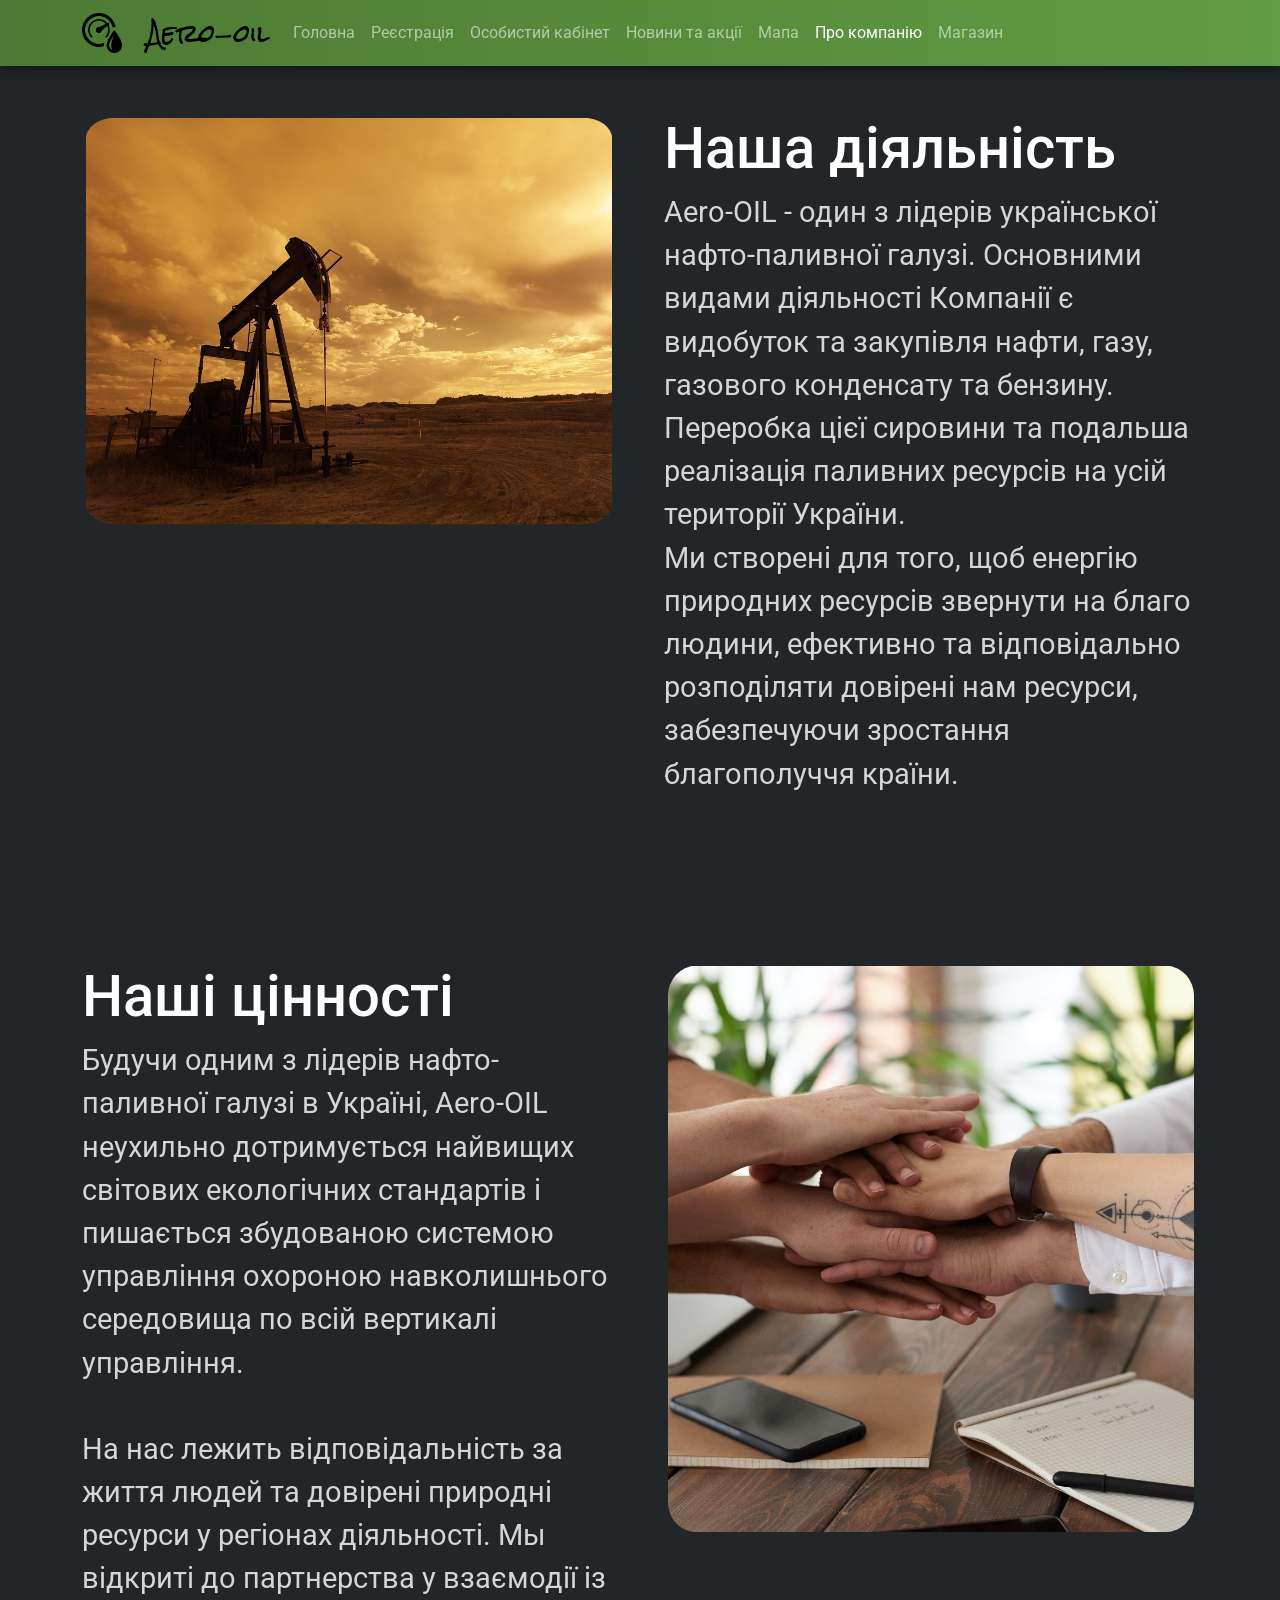
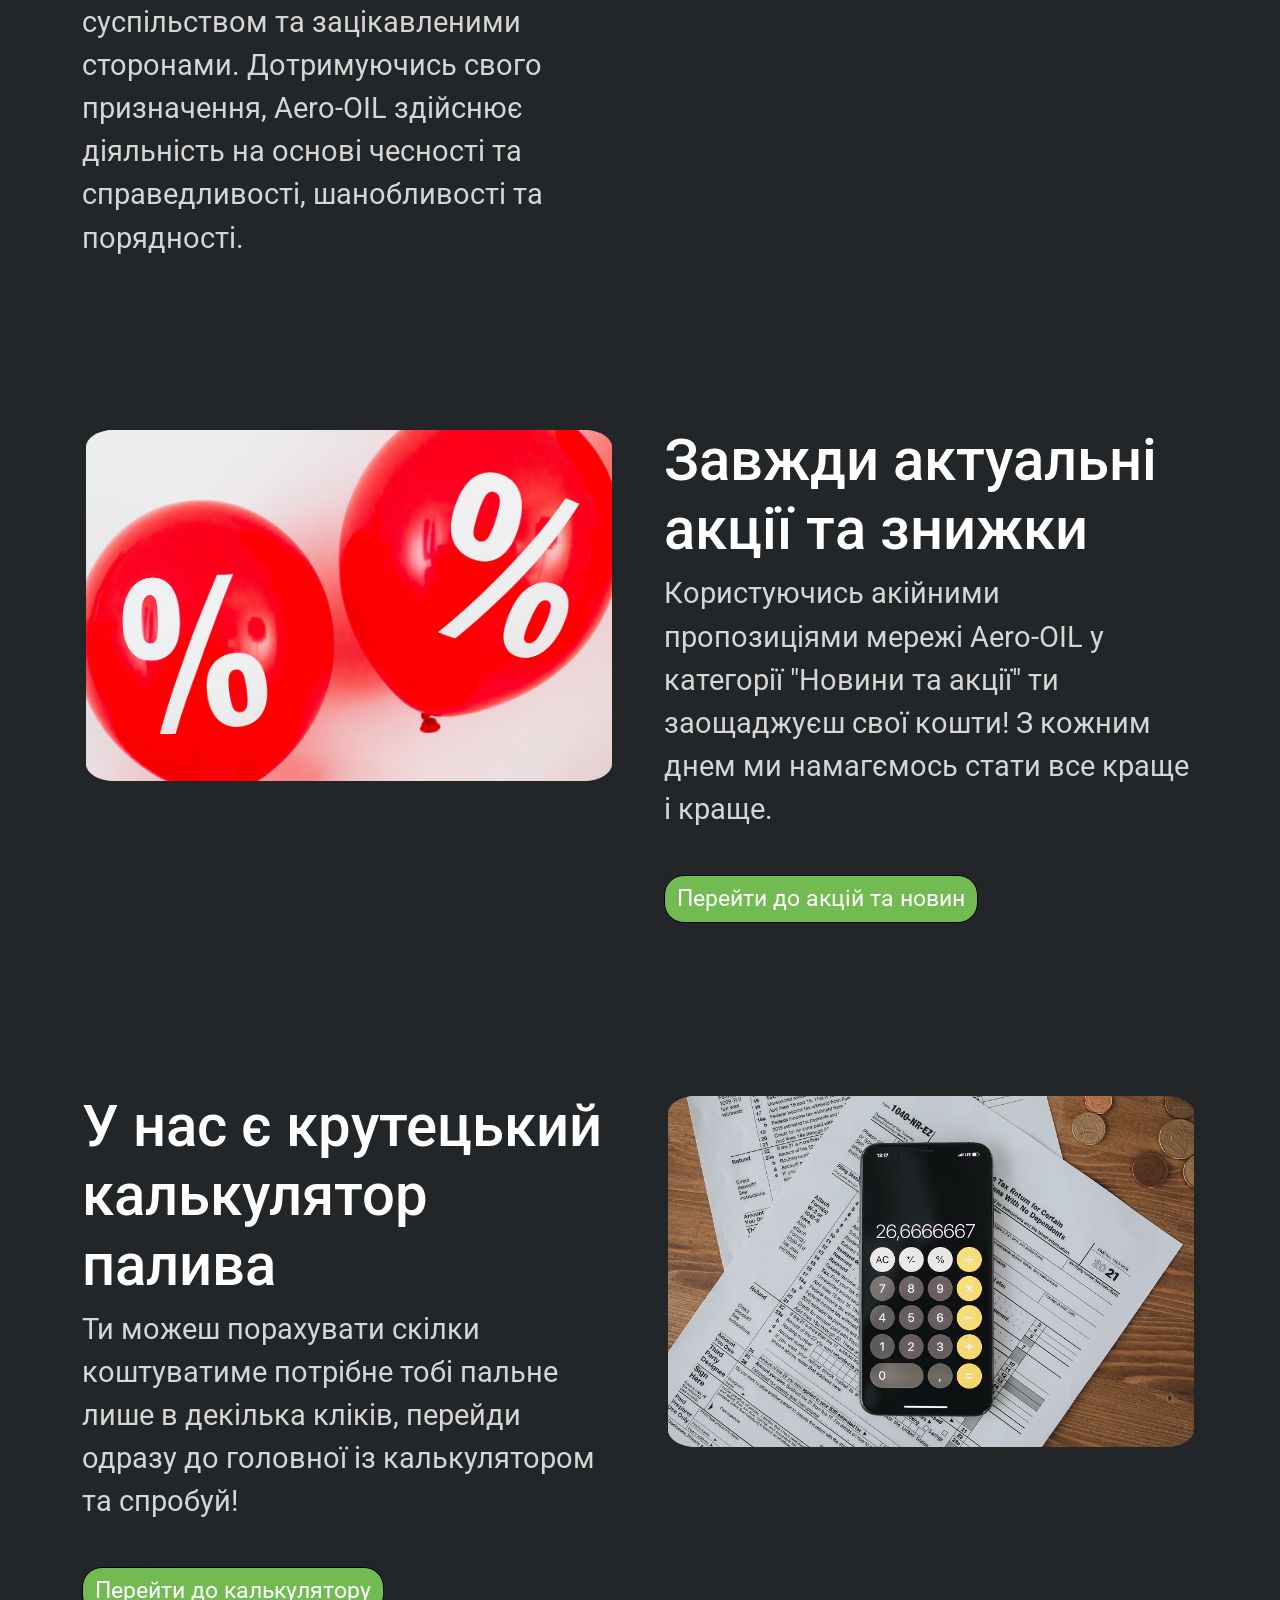
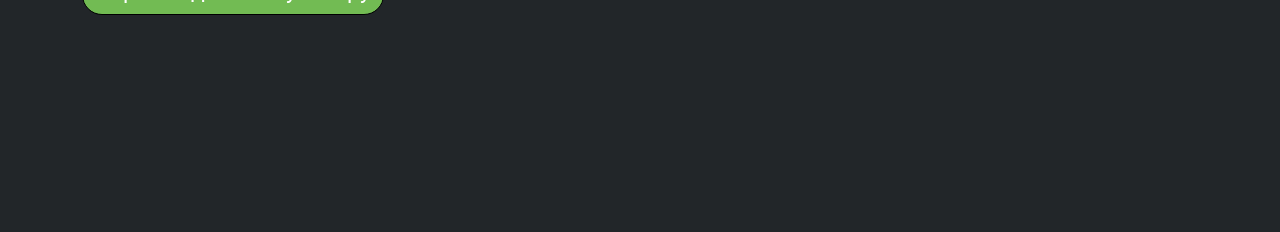
<file: about_company.html>
<!DOCTYPE html>
<html lang="en">
  <head>
    <meta charset="UTF-8" />
    <meta http-equiv="X-UA-Compatible" content="IE=edge" />
    <meta name="viewport" content="width=device-width, initial-scale=1.0" />
    <title>Про нас</title>
    <link rel="preconnect" href="https://fonts.googleapis.com" />
    <link rel="preconnect" href="https://fonts.gstatic.com" crossorigin />
    <link
      href="https://fonts.googleapis.com/css2?family=Rock+Salt&display=swap"
      rel="stylesheet"
    />
    <link rel="stylesheet" type="text/css" href="css/about_companyCSS.css" />
    <link rel="stylesheet" type="text/css" href="css/navbarCSS.css" />
    <link rel="preconnect" href="https://fonts.googleapis.com" />
    <link rel="preconnect" href="https://fonts.gstatic.com" crossorigin />
    <link
      href="https://fonts.googleapis.com/css2?family=Roboto:wght@400;500;700&display=swap"
      rel="stylesheet"
    />
    <link
      href="https://cdn.jsdelivr.net/npm/bootstrap@5.2.2/dist/css/bootstrap.min.css"
      rel="stylesheet"
      integrity="sha384-Zenh87qX5JnK2Jl0vWa8Ck2rdkQ2Bzep5IDxbcnCeuOxjzrPF/et3URy9Bv1WTRi"
      crossorigin="anonymous"
    />
    <link
      rel="apple-touch-icon"
      sizes="180x180"
      href="favicon/apple-touch-icon.png"
    />
    <link
      rel="icon"
      type="image/png"
      sizes="32x32"
      href="favicon/favicon-32x32.png"
    />
    <link
      rel="icon"
      type="image/png"
      sizes="16x16"
      href="favicon/favicon-16x16.png"
    />
    <link rel="manifest" href="favicon/site.webmanifest" />
  </head>
  <body>
    <nav class="navbar navbar-expand-lg navbar-dark mybg">
      <div class="container">
        <a class="navbar-brand logoPI" href="#"
          ><img src="images/logo.png" alt="Логотип" width="40"
        /></a>
        <p class="logoP">Aero-oil</p>
        <button
          class="navbar-toggler"
          type="button"
          data-bs-toggle="collapse"
          data-bs-target="#navbarNav"
          aria-controls="navbarNav"
          aria-expanded="false"
          aria-label="Toggle navigation"
        >
          <span class="navbar-toggler-icon"></span>
        </button>
        <div class="collapse navbar-collapse" id="navbarNav">
          <ul class="navbar-nav">
            <li class="nav-item">
              <a class="nav-link" aria-current="page" href="index.html"
                >Головна</a
              >
            </li>
            <li class="nav-item">
              <a class="nav-link" href="registration.html">Реєстрація</a>
            </li>
            <li class="nav-item">
              <a class="nav-link" href="validation.html">Особистий кабінет</a>
            </li>
            <li class="nav-item">
              <a class="nav-link" href="news.html">Новини та акції</a>
            </li>
            <li class="nav-item">
              <a class="nav-link" href="map.html">Мапа</a>
            </li>
            <li class="nav-item">
              <a class="nav-link active" href="about_company.html"
                >Про компанію</a
              >
            </li>
            <li class="nav-item">
              <a class="nav-link" href="market.html">Магазин</a>
            </li>
          </ul>
        </div>
      </div>
    </nav>

    <div class="container my-5">
      <div class="row row-cols-1 row-cols-md-1 row-cols-lg-2 g-5">
        <div class="col">
          <div class="card2">
            <img
              src="images/pers_acc/oil_rig.jpg"
              class="card-img-2"
              alt="головна, 24/7"
            />
          </div>
        </div>
        <div class="col">
          <div class="card2">
            <h2>Наша діяльність</h2>
            <p>
              Aero-OIL - один з лідерів української нафто-паливної галузі.
              Основними видами діяльності Компанії є видобуток та закупівля
              нафти, газу, газового конденсату та бензину. Переробка цієї
              сировини та подальша реалізація паливних ресурсів на усій
              території України.
              <br />
              Ми створені для того, щоб енергію природних ресурсів звернути на
              благо людини, ефективно та відповідально розподіляти довірені нам
              ресурси, забезпечуючи зростання благополуччя країни.
            </p>
          </div>
        </div>
      </div>
      <div class="row row-cols-1 row-cols-md-1 row-cols-lg-2 g-5 row2">
        <div class="col">
          <div class="card2">
            <img
              src="images/pers_acc/team2.jpg"
              class="card-img-2"
              alt="головна, їжа"
            />
          </div>
        </div>
        <div class="col">
          <div class="card2">
            <h2>Наші цінності</h2>
            <p>
              Будучи одним з лідерів нафто-паливної галузі в Україні, Aero-OIL
              неухильно дотримується найвищих світових екологічних стандартів і
              пишається збудованою системою управління охороною навколишнього
              середовища по всій вертикалі управління.
              <br /><br />
              На нас лежить відповідальність за життя людей та довірені природні
              ресурси у регіонах діяльності. Мы відкриті до партнерства у
              взаємодії із суспільством та зацікавленими сторонами. Дотримуючись
              свого призначення, Aero-OIL здійснює діяльність на основі чесності
              та справедливості, шанобливості та порядності.
            </p>
          </div>
        </div>
      </div>
      <div class="row row-cols-1 row-cols-md-1 row-cols-lg-2 g-5">
        <div class="col">
          <div class="card2">
            <img
              src="images/pers_acc/percent.jpg"
              class="card-img-2"
              alt="головна, знижки"
            />
          </div>
        </div>
        <div class="col">
          <div class="card2">
            <h2>Завжди актуальні акції та знижки</h2>
            <p>
              Користуючись акійними пропозиціями мережі Aero-OIL у категорії
              "Новини та акції" ти заощаджуєш свої кошти! З кожним днем ми
              намагємось стати все краще і краще. <br /><br /><a
                href="news.html"
                class="btn btn-primary btnNumber"
                >Перейти до акцій та новин</a
              >
            </p>
          </div>
        </div>
      </div>
      <div class="row row-cols-1 row-cols-md-1 row-cols-lg-2 g-5 row2">
        <div class="col">
          <div class="card2">
            <img
              src="images/pers_acc/calculate.jpg"
              class="card-img-2"
              alt="головна, калькулятор"
            />
          </div>
        </div>
        <div class="col">
          <div class="card2">
            <h2>У нас є крутецький калькулятор палива</h2>
            <p>
              Ти можеш порахувати скілки коштуватиме потрібне тобі пальне лише в
              декілька кліків, перейди одразу до головної із калькулятором та
              спробуй! <br /><br /><a
                href="index.html#calcOnHome"
                class="btn btn-primary btnNumber"
                >Перейти до калькулятору</a
              >
            </p>
          </div>
        </div>
      </div>
    </div>
    <script
      src="https://cdn.jsdelivr.net/npm/bootstrap@5.2.2/dist/js/bootstrap.bundle.min.js"
      integrity="sha384-OERcA2EqjJCMA+/3y+gxIOqMEjwtxJY7qPCqsdltbNJuaOe923+mo//f6V8Qbsw3"
      crossorigin="anonymous"
    ></script>
  </body>
</html>
</file>
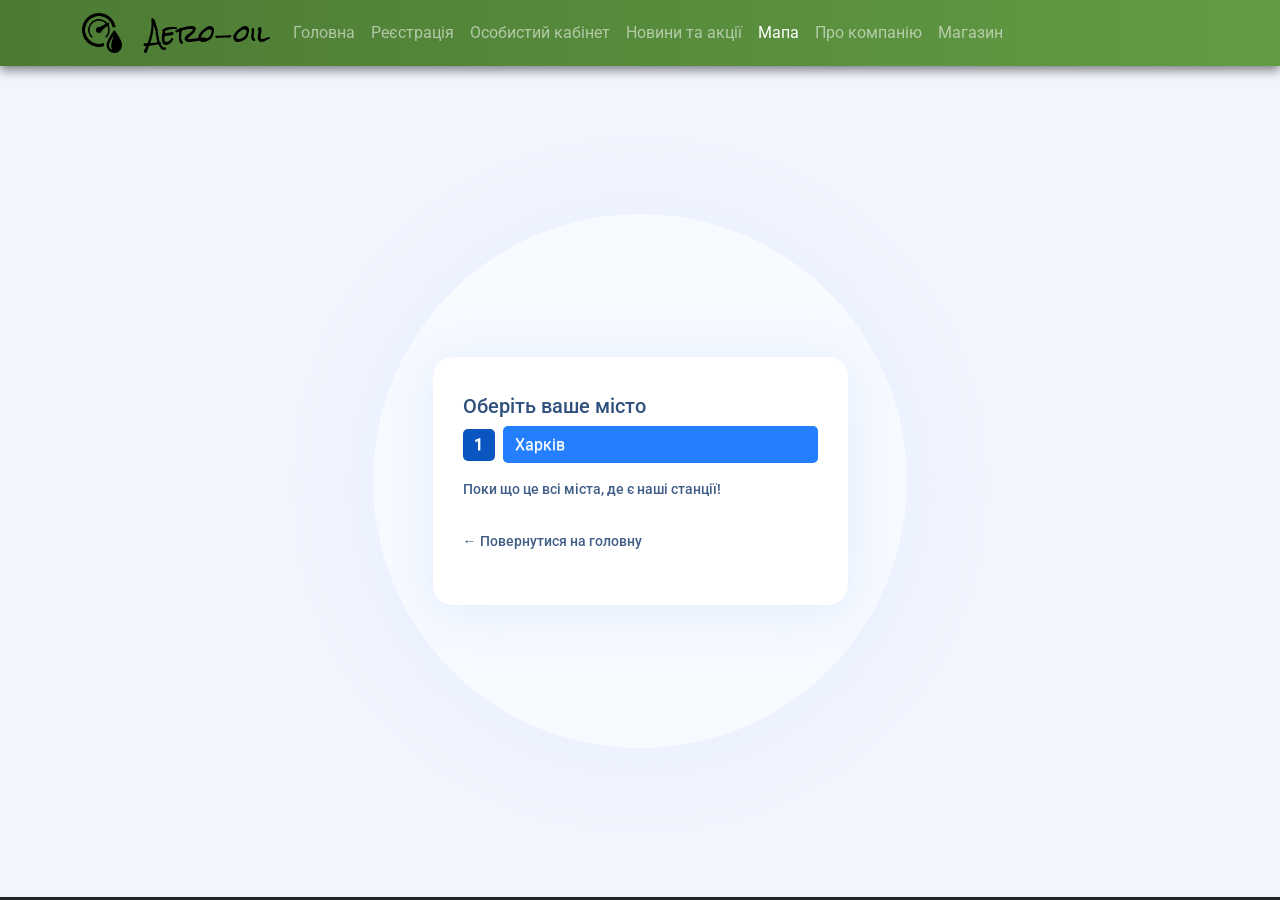
<file: map_choose.html>
<!DOCTYPE html>
<html lang="en">
  <head>
    <meta charset="UTF-8" />
    <meta name="viewport" content="width=device-width, initial-scale=1.0" />
    <link rel="stylesheet" type="text/css" href="css/map_chooseCSS.css" />
    <link rel="stylesheet" type="text/css" href="css/navbarCSS.css" />
    <link rel="stylesheet" type="text/css" href="css/registerCSS.css" />
    <link rel="preconnect" href="https://fonts.googleapis.com" />
    <link rel="preconnect" href="https://fonts.gstatic.com" crossorigin />
    <link
      href="https://fonts.googleapis.com/css2?family=Roboto:wght@400;500;700&display=swap"
      rel="stylesheet"
    />
    <link
    href="https://fonts.googleapis.com/css2?family=Rock+Salt&display=swap"
    rel="stylesheet"
  />
    <link
      href="https://cdn.jsdelivr.net/npm/bootstrap@5.2.2/dist/css/bootstrap.min.css"
      rel="stylesheet"
      integrity="sha384-Zenh87qX5JnK2Jl0vWa8Ck2rdkQ2Bzep5IDxbcnCeuOxjzrPF/et3URy9Bv1WTRi"
      crossorigin="anonymous"
    />
    <link
      rel="apple-touch-icon"
      sizes="180x180"
      href="favicon/apple-touch-icon.png"
    />
    <link
      rel="icon"
      type="image/png"
      sizes="32x32"
      href="favicon/favicon-32x32.png"
    />
    <link
      rel="icon"
      type="image/png"
      sizes="16x16"
      href="favicon/favicon-16x16.png"
    />
    <link rel="manifest" href="favicon/site.webmanifest" />
    <title>Обрати місто</title>
    <script src="js/map_chooseJS.js"></script>
  </head>

  <body>
    <nav class="navbar navbar-expand-lg navbar-dark mybg">
      <div class="container">
        <a class="navbar-brand logoPI" href="#"
          ><img src="images/logo.png" alt="Логтип" width="40"
        /></a>
        <p class="logoP">Aero-oil</p>
        <button
          class="navbar-toggler"
          type="button"
          data-bs-toggle="collapse"
          data-bs-target="#navbarNav"
          aria-controls="navbarNav"
          aria-expanded="false"
          aria-label="Toggle navigation"
        >
          <span class="navbar-toggler-icon"></span>
        </button>
        <div class="collapse navbar-collapse" id="navbarNav">
          <ul class="navbar-nav">
            <li class="nav-item">
              <a class="nav-link" aria-current="page" href="index.html"
                >Головна</a
              >
            </li>
            <li class="nav-item">
              <a class="nav-link" href="registration.html">Реєстрація</a>
            </li>
            <li class="nav-item">
              <a class="nav-link" href="validation.html">Особистий кабінет</a>
            </li>
            <li class="nav-item">
              <a class="nav-link" href="news.html"
                >Новини та акції</a
              >
            </li>
            <li class="nav-item">
              <a class="nav-link active" href="map_choose.html">Мапа</a>
            </li>
            <li class="nav-item">
              <a class="nav-link" href="about_company.html">Про компанію</a>
            </li>
            <li class="nav-item">
              <a class="nav-link" href="market.html">Магазин</a>
            </li>
          </ul>
        </div>
      </div>
    </nav>

    <main>
      <div class="circle"></div>
      <div class="register-form">
        <h1 class="form-title">Оберіть ваше місто</h1>
        <div class="form-fields">
          <ol class="rectangle"> 
            <li><a onclick="clickEvent(1);" href="map.html" >Харків</a></li>
          </ol>
        </div>
        <div class="form-button">
          <div class="forInfStation"><p>Поки що це всі міста, де є наші станції!</p></div>
            <div class="onFirstPage"><a href="index.html" class="onFirstPage">&#8592 Повернутися на головну</a></div>
        </div> 
      </div>
    </main>
  </body>







  <script
    src="https://cdn.jsdelivr.net/npm/bootstrap@5.2.2/dist/js/bootstrap.bundle.min.js"
    integrity="sha384-OERcA2EqjJCMA+/3y+gxIOqMEjwtxJY7qPCqsdltbNJuaOe923+mo//f6V8Qbsw3"
    crossorigin="anonymous"
  ></script>
</html>
</file>
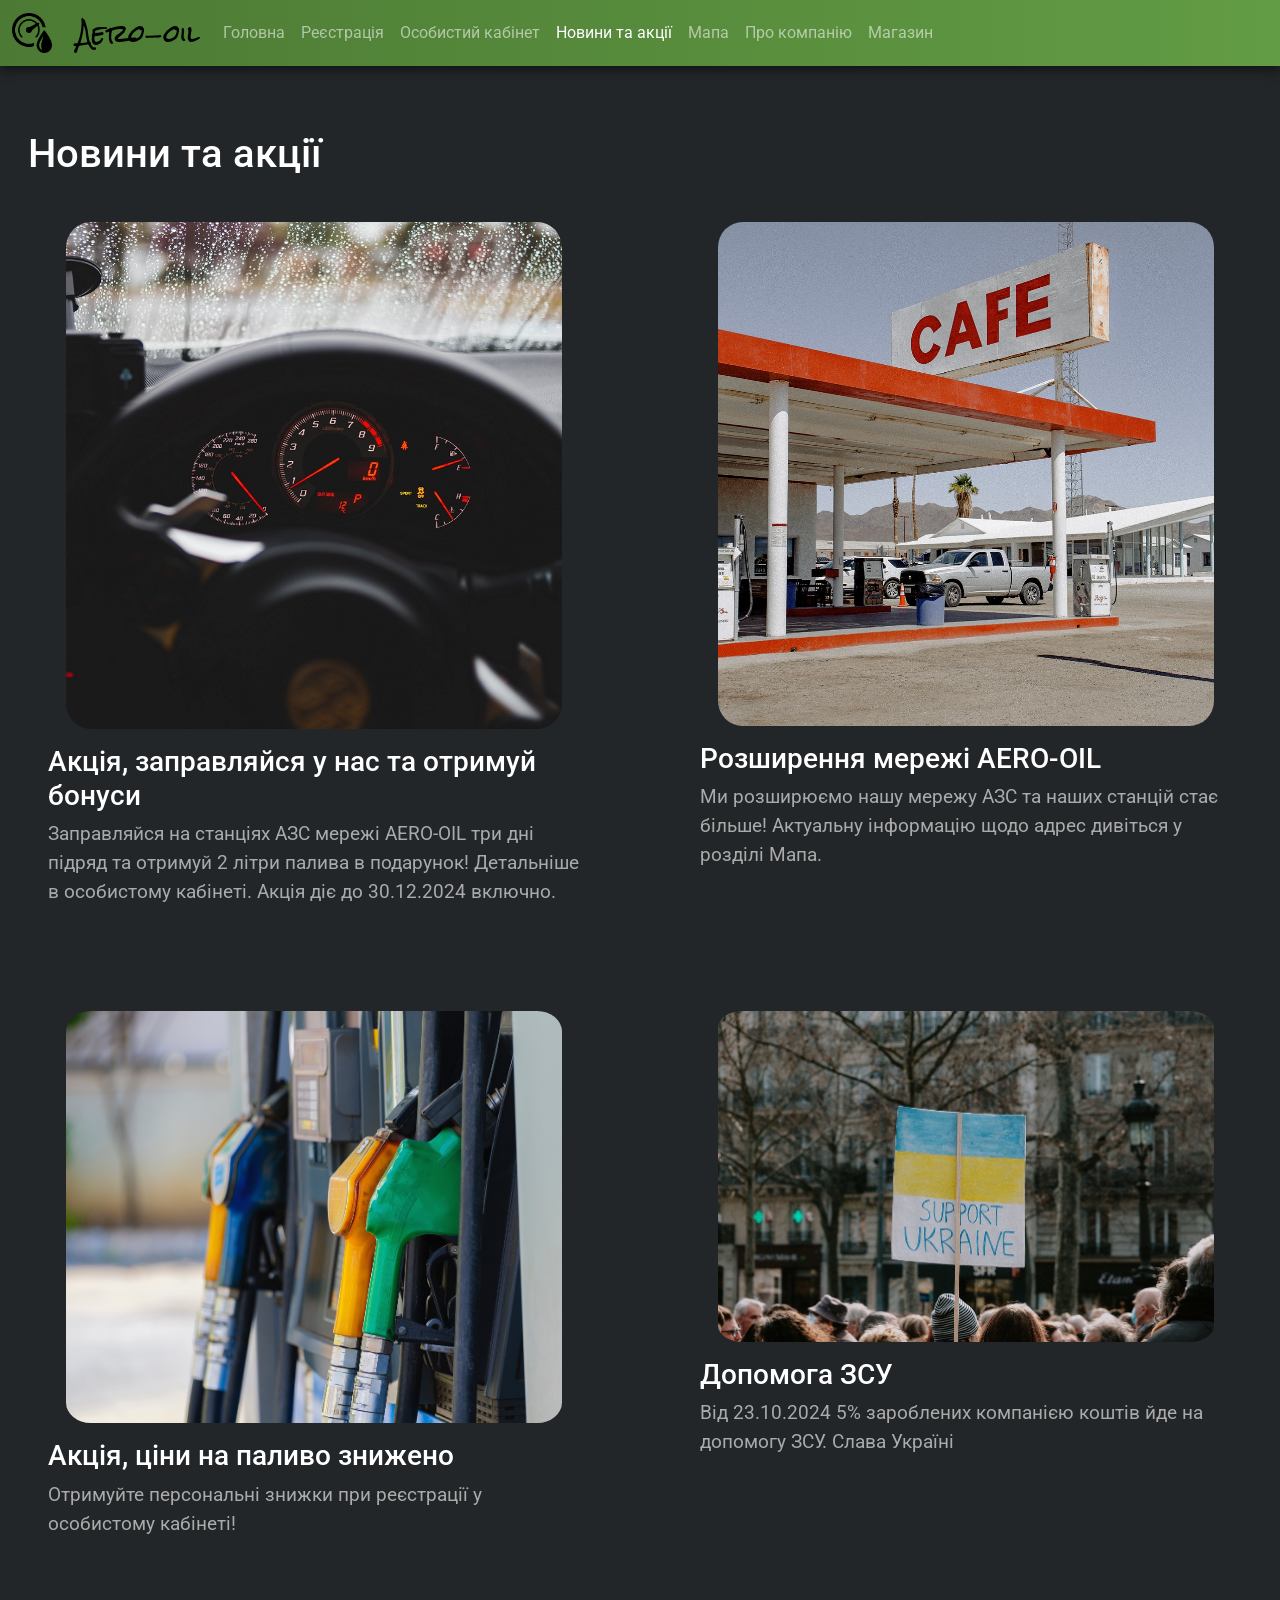
<file: news.html>
<!DOCTYPE html>
<html lang="en">
  <head>
    <meta charset="UTF-8" />
    <meta http-equiv="X-UA-Compatible" content="IE=edge" />
    <meta name="viewport" content="width=device-width, initial-scale=1.0" />
    <title>Новини</title>
    <link rel="stylesheet" type="text/css" href="css/newsCSS.css" />
    <link rel="stylesheet" type="text/css" href="css/navbarCSS.css" />
    <link rel="preconnect" href="https://fonts.googleapis.com" />
    <link rel="preconnect" href="https://fonts.gstatic.com" crossorigin />
    <link
    href="https://fonts.googleapis.com/css2?family=Rock+Salt&display=swap"
    rel="stylesheet"
  />
    <link
      href="https://fonts.googleapis.com/css2?family=Roboto:wght@400;500;700&display=swap"
      rel="stylesheet"
    />
    <link
      href="https://cdn.jsdelivr.net/npm/bootstrap@5.2.2/dist/css/bootstrap.min.css"
      rel="stylesheet"
      integrity="sha384-Zenh87qX5JnK2Jl0vWa8Ck2rdkQ2Bzep5IDxbcnCeuOxjzrPF/et3URy9Bv1WTRi"
      crossorigin="anonymous"
    />
    <link
      rel="apple-touch-icon"
      sizes="180x180"
      href="favicon/apple-touch-icon.png"
    />
    <link
      rel="icon"
      type="image/png"
      sizes="32x32"
      href="favicon/favicon-32x32.png"
    />
    <link
      rel="icon"
      type="image/png"
      sizes="16x16"
      href="favicon/favicon-16x16.png"
    />
    <link rel="manifest" href="favicon/site.webmanifest" />
  </head>
  <body>
    <nav class="navbar navbar-expand-lg navbar-dark mybg">
      <div class="container">
        <a class="navbar-brand logoPI" href="#"
          ><img src="images/logo.png" alt="Логотип" width="40"
        /></a>
        <p class="logoP">Aero-oil</p>
        <button
          class="navbar-toggler"
          type="button"
          data-bs-toggle="collapse"
          data-bs-target="#navbarNav"
          aria-controls="navbarNav"
          aria-expanded="false"
          aria-label="Toggle navigation"
        >
          <span class="navbar-toggler-icon"></span>
        </button>
        <div class="collapse navbar-collapse" id="navbarNav">
          <ul class="navbar-nav">
            <li class="nav-item">
              <a class="nav-link" aria-current="page" href="index.html"
                >Головна</a
              >
            </li>
            <li class="nav-item">
              <a class="nav-link" href="registration.html"
                >Реєстрація</a
              >
            </li>
            <li class="nav-item">
              <a class="nav-link" href="validation.html"
                >Особистий кабінет</a
              >
            </li>
            <li class="nav-item">
              <a class="nav-link active" href="news.html">Новини та акції</a>
            </li>
            <li class="nav-item">
              <a class="nav-link" href="map.html">Мапа</a>
            </li>
            <li class="nav-item">
              <a class="nav-link" href="about_company.html">Про компанію</a>
            </li>
            <li class="nav-item">
              <a class="nav-link" href="market.html">Магазин</a>
            </li>

          </ul>
        </div>
      </div>
    </nav>
    <div class="container my-5">
        <div class="h1news">
            <h1 style="color: white;">Новини та акції</h1>
        </div>
      <div class="row row-cols-1 row-cols-md-2 row-cols-lg-2 g-5">
                    <!-- реалізація клікабельних варіантів пізніше -->
                    <div class="col">
                        <a href="" class="card">
                          <img src="images/news/news3Auto-small.jpg" class="card-img-top" alt="новини, бонуси за заправку" />
                          <div class="card-body">
                            <h3 class="card-title">Акція, заправляйся у нас та отримуй бонуси</h3>
                            <p class="card-text">
                              Заправляйся на станціях АЗС мережі AERO-OIL три дні підряд та отримуй 2 літри палива в подарунок! Детальніше в особистому кабінеті. Акція діє до 30.12.2024 включно.
                              <!-- <br>
                              <br>* за умовами акції три рази за тиждень.
                              <br>** фішки ви можете взяти після заправки у касира.
                              <br>** за умовами акції ви можете обміняти 3 фішки на один літр будь-якого пального. -->
                            </p>
                          </div>
                        </a>
                      </div>
        <div class="col">
            <a href="" class="card" >
              <img src="images/news/news2GAS-small.jpg" class="card-img-top" alt="новини, нові станції" />
              <div class="card-body">
                <h3 class="card-title">Розширення мережі AERO-OIL</h3>
                <p class="card-text">
                    Ми розширюємо нашу мережу АЗС та наших станцій стає більше! Актуальну інформацію щодо адрес дивіться у розділі Мапа.
                </p>
              </div>
            </a>
          </div>
          <div class="col">
            <a href="" class="card">
              <img src="images/news/news4GasCost-small.jpg" class="card-img-top" alt="новини, ціна на паливо" />
              <div class="card-body">
                <h3 class="card-title">Акція, ціни на паливо знижено</h3>
                <p class="card-text">
                  Отримуйте персональні знижки при реєстрації у особистому кабінеті!
                    </p>
              </div>
            </a>
          </div>
          <div class="col">
            <a href="" class="card">
              <img src="images/news/news1War-small.jpg" class="card-img-top" alt="новини, допомога зсу" />
              <div class="card-body">
                <h3 class="card-title">Допомога ЗСУ</h3>
                <p class="card-text">
                  Від 23.10.2024 5% зароблених компанією коштів йде на допомогу ЗСУ. Слава Україні
                </p>
              </div>
            </a>
          </div>

          </div>
        </div>
      </div>
    </div>
    <script
      src="https://cdn.jsdelivr.net/npm/bootstrap@5.2.2/dist/js/bootstrap.bundle.min.js"
      integrity="sha384-OERcA2EqjJCMA+/3y+gxIOqMEjwtxJY7qPCqsdltbNJuaOe923+mo//f6V8Qbsw3"
      crossorigin="anonymous"
    ></script>
  </body>
</html>
</file>
<file: css/about_companyCSS.css>
.card {
  border-radius: 2em;
  text-align: center;
  padding: 1em;
}

/* .card:hover {
  background-color: #e2e6f0;
} */

.card img {
  border-radius: 50%;
  width: 85%;
  margin: auto;
  box-shadow: 0 0 7px rgba(0, 26, 255, 0.5);
  padding: 0.2em;
}

.card2 {
  text-align: left;
  /* border-color: #f1f5fe !important; */
  background-color: #222629 !important;
  text-decoration: none;
  color: #d6d6d6;
  font-size: larger;
}

.card2 h2 {
  font-size: 300%;
  color: #fff !important;
}

.card2 p {
  font-size: 150%;
  margin-bottom: 3em;
}
.card-img-2 {
  border-radius: 6% !important;
  width: 100%;
  margin: auto;
  width: 100% !important;
  margin: auto !important;
  box-shadow: none !important;
  padding: 0.2em !important;
}

.row2 {
  flex-direction: row-reverse !important;
  padding-top: 5em !important;
  padding-bottom: 5em !important;
}

.container2 {
  font-size: larger !important;
  padding-bottom: 7em !important;
}

.form-selectMy {
  margin-top: 0.5em;
  font-size: 85% !important;
  display: inline-block !important;
  width: max-content !important;
}

.btnNumber {
  --bs-btn-font-size: 80% !important;
  margin-bottom: 0.5%;
  background-color: #72bb53 !important;
  border-color: black !important;
  border-radius: 20px !important;
  border-width: 1px !important;
}

.btnNumber:hover {
  background-color: #4c7a34 !important;
}

.inpNumb {
  font-size: 85% !important;
}
</file>
<file: css/navbarCSS.css>
.mybg {
  opacity: 1;
  background: linear-gradient(90deg, #4c7a34, #629c44);
  box-shadow: 0 4px 10px rgba(0, 0, 0, 0.5);
  transition: background-color 0.3s ease, box-shadow 0.3s ease;
}

body {
  background-color: #222629 !important;
  font-family: "Roboto", sans-serif !important;
}

.navbar-brand {
  margin-right: 0.5em !important;
}

.logoP {
  color: black;
  display: inline-block;
  flex-basis: auto;
  align-items: center;
  margin-right: 15px;
  margin-left: 15px;
  margin-bottom: auto;
  margin-top: auto;
  font-family: "Rock Salt", cursive !important;
  font-size: x-large !important;
  /* margin-right: 10em; */
}

.logoPI {
  pointer-events: none;
}

.navbar-container {
  max-width: 1450px !important;
}

.navbar > .container {
  justify-content: flex-start !important;
  display: flex !important;
  flex-wrap: inherit !important;
  align-items: center !important;
  justify-content: space-between !important;
}
</file>
<file: css/map_chooseCSS.css>
.rectangle {
  counter-reset: li;
  list-style: none;
  /* font: 14px "Trebuchet MS", "Lucida Sans"; */
  font-family: "Roboto", sans-serif;
  border-radius: 5px;
  padding: 0;
  text-shadow: 0 1px 0 rgba(255, 255, 255, 0.5);
}
.rectangle a {
  position: relative;
  display: block;
  padding: 0.4em 0.4em 0.4em 0.8em;
  margin: 0.5em 0 0.5em 2.5em;
  background: #247fff;
  color: #fff !important;
  border-radius: 5px;
  text-decoration: none;
  transition: all 0.3s ease-out;
}
.rectangle a:hover {
  background: #0a55bf;
}
.rectangle a:before {
  content: counter(li);
  counter-increment: li;
  position: absolute;
  left: -2.5em;
  top: 50%;
  margin-top: -1em;
  background: #0a55bf;
  border-radius: 5px;
  height: 2em;
  width: 2em;
  line-height: 2em;
  text-align: center;
  font-weight: bold;
}
.rectangle a:after {
  position: absolute;
  content: "";
  border: 0.5em solid transparent;
  left: -1em;
  top: 50%;
  margin-top: -0.5em;
  transition: all 0.3s ease-out;
}
.rectangle a:hover:after {
  left: -0.5em;
  border-left-color: #0a55bf;
}

.h1news {
  /* margin-bottom: 1.5em; */
  text-align: left;
  padding: 1em;
}

.forInfStation {
  font-weight: 500;
  font-size: 14px;
  color: #405d87;
  /* padding-top: 2px; */
  text-decoration: none;
  /* padding-bottom: 15px; */
}
</file>
<file: css/registerCSS.css>
* {
  margin: 0;
  padding: 0;
  box-sizing: border-box;
}

input {
  height: 45px;
  width: 100%;
  font-size: 14px;
  line-height: 16px;
  color: #3b5983;
  border: 2px solid #e9f2ff;
  border-radius: 5px;
  padding-left: 25px;
}

input:focus {
  outline: none;
  border: 2px solid #c1d9fd;
}

main {
  background: #f1f5fe;
  /* width: 100vw; */
  height: 92.29vh;
  display: flex;
  flex-direction: column;
  justify-content: center;
  align-items: center;
}

.circle {
  position: fixed;
  z-index: 1;
  width: 534px;
  height: 534px;
  border-radius: 50%;
  background: #f7faff;
  box-shadow: 0px 4px 70px 6px rgba(217, 229, 255, 0.25);
  animation-name: fadeCircle;
  animation-duration: 0.8s;
  animation-timing-function: ease-in-out;
  animation-delay: 0.4s;
  animation-iteration-count: 1;
  animation-fill-mode: forwards;
}

@keyframes fadeCircle {
  0% {
    width: 1994px;
    height: 1994px;
  }
  10% {
    width: 1848px;
    height: 1848px;
  }
  20% {
    width: 1702px;
    height: 1702px;
  }
  30% {
    width: 1556px;
    height: 1556px;
  }
  40% {
    width: 1410px;
    height: 1410px;
  }
  50% {
    width: 1264px;
    height: 1264px;
  }
  60% {
    width: 1118px;
    height: 1118px;
  }
  70% {
    width: 972px;
    height: 972px;
  }
  80% {
    width: 826px;
    height: 826px;
  }
  90% {
    width: 680px;
    height: 680px;
  }
  100% {
    width: 534px;
    height: 534px;
  }
}

.register-form {
  opacity: 0;
  position: relative;
  z-index: 2;
  max-width: 415px;
  width: 85%;
  background: #fff;
  box-shadow: 0px 6px 50px rgba(217, 229, 255, 0.7);
  border-radius: 20px;
  padding-left: 30px;
  padding-right: 30px;
  padding-top: 38px;
  padding-bottom: 38px;
  animation-name: fadeForm;
  animation-duration: 0.65s;
  animation-timing-function: ease-in-out;
  animation-delay: 1.1s;
  animation-iteration-count: 1;
  animation-fill-mode: forwards;
  margin-top: 10%;
  margin-bottom: 10%;
}

@keyframes fadeForm {
  0% {
    opacity: 0;
  }
  25% {
    opacity: 0.25;
  }
  50% {
    opacity: 0.5;
  }
  75% {
    opacity: 0.75;
  }
  100% {
    opacity: 1;
  }
}

.form-title {
  color: #30507d;
  font-weight: 500;
  font-size: 20px;
  line-height: 23px;
  /*margin-bottom: 38px;*/
}

.form-fields {
  margin-bottom: 13px;
}

.button {
  font-weight: bold;
  display: block;
  height: 35px;
  width: 100%;
  background: #247fff;
  border-radius: 5px;
  color: #fff;
  text-transform: uppercase;
  text-align: center;
  line-height: 15px;
  cursor: pointer;
  font-size: 14px;
  border: none;
}

.button:hover {
  background-color: #0a55bf;
}

a {
  text-decoration: none;
}

.validBut {
  font-weight: bold;
  display: block;
  height: 35px;
  width: 100%;
  background: #f2f6ff;
  border-radius: 5px;
  color: #c6cfdc;
  text-align: center;
  line-height: 35px;
  font-size: 14px;
  text-decoration: none;
}

.validBut:hover {
  background: #e2e6f0;
  color: black;
}

.divider {
  font-weight: 500;
  font-size: 12px;
  line-height: 14px;
  color: #405d87;
  text-align: center;
  padding-top: 15px;
  padding-bottom: 15px;
}

.onFirstPage {
  font-weight: 500;
  font-size: 14px;
  color: #405d87;
  padding-top: 15px;
  text-decoration: none;
  padding-bottom: 15px;
}

.onSecondtPage {
  font-weight: 500;
  font-size: 14px;
  color: #405d87;
  /*  padding-top: 15px;*/
  text-decoration: none;
  padding-bottom: 30px;
}

.onFirstPage:hover {
  color: #247fff;
}

.navbar {
  z-index: 2;
}

.newPforModal {
  padding: 0em;
  margin: 0%;
}

.google-button {
  display: flex;
  align-items: center;
  justify-content: center;
  height: 45px;
  width: 100%;
  background-color: #fff;
  border: 2px solid #e9f2ff;
  border-radius: 5px;
  font-size: 14px;
  color: #3b5983;
  font-weight: bold;
  cursor: pointer;
  transition: background-color 0.3s, box-shadow 0.3s;
}

.google-button:hover {
  background-color: #f1f5fe;
  box-shadow: 0px 4px 10px rgba(0, 0, 0, 0.1);
}

.google-logo {
  height: 20px;
  margin-right: 10px;
}
</file>
<file: css/newsCSS.css>
.card {
  /* border-radius: 2em; */
  text-align: left;
  padding: 1em;
  border-color: #222629 !important;
  background-color: #222629 !important;
  text-decoration: none;
  color: black;
  pointer-events: none;
  font-size: larger;
}

/* .card:hover {
  color: #0a55bf;
} */

.card img {
  border-radius: 5%;
  width: 88%;
  margin: auto;
  /* box-shadow: 0 0 7px rgba(0, 26, 255, 0.5); */
  /* padding: 0.2em; */
}

.h1news {
  /* margin-bottom: 1.5em; */
  text-align: left;
  padding: 1em;
}

.container {
  max-width: 1450px !important;
  /* font-size: larger !important; */
}

.card-body {
  color: #fff !important;
}

.card-text {
  color: #aaaaaa;
}
</file>
